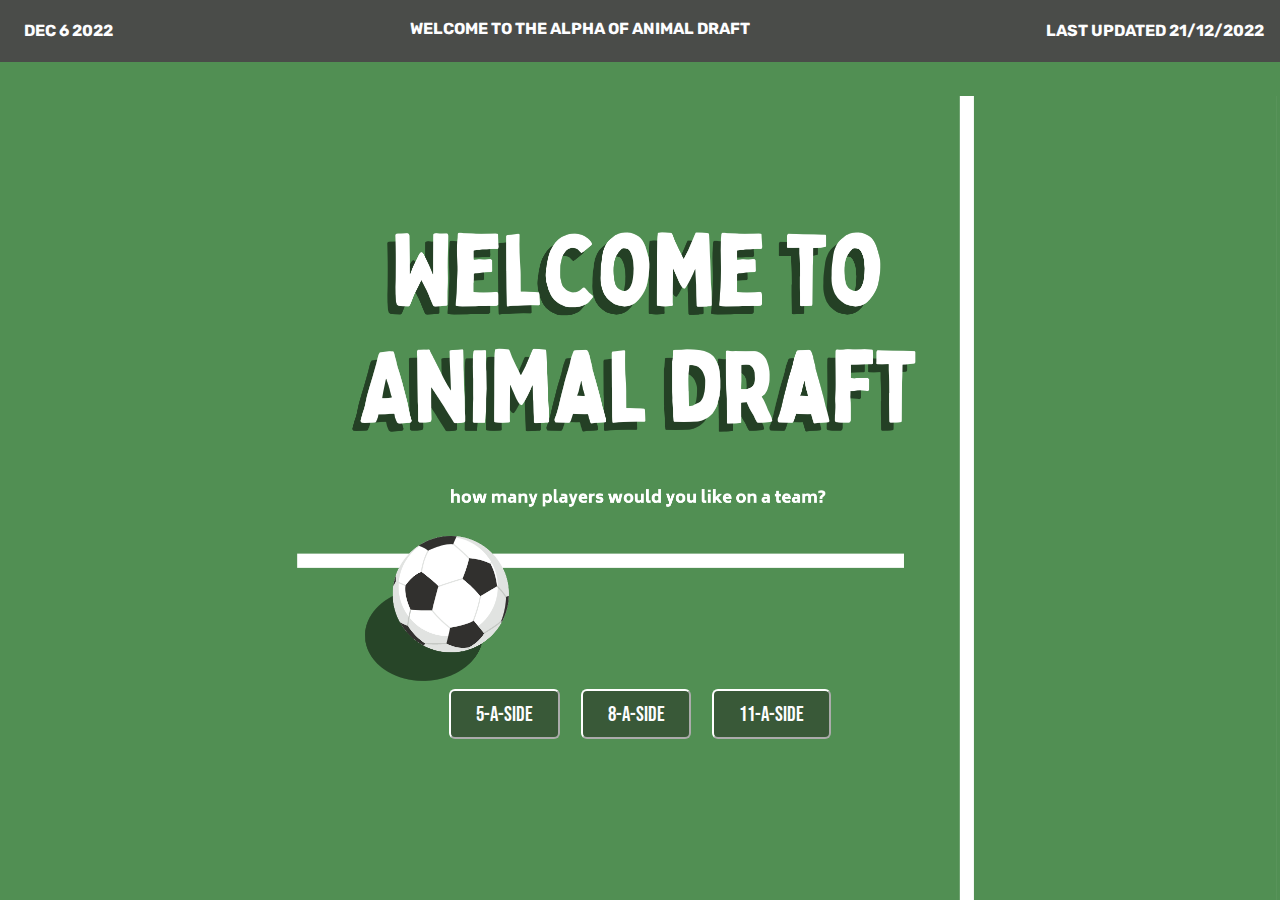
<file: index.html>
<!DOCTYPE html>
<html lang="en">
<head>
    <meta charset="UTF-8">
    <meta http-equiv="X-UA-Compatible" content="IE=edge">
    <meta name="viewport" content="width=device-width, initial-scale=1.0">
    <link rel="stylesheet" href="styles.css">
    <link rel="preconnect" href="https://fonts.googleapis.com"><link rel="preconnect" href="https://fonts.gstatic.com" crossorigin><link href="https://fonts.googleapis.com/css2?family=Bebas+Neue&family=Bellefair&family=Rubik:ital,wght@0,300;0,400;0,500;0,600;0,700;0,800;0,900;1,300;1,400;1,500;1,600;1,700;1,800;1,900&display=swap" rel="stylesheet">
    <link rel="stylesheet" href="https://cdnjs.cloudflare.com/ajax/libs/font-awesome/4.7.0/css/font-awesome.min.css">
    <script src="https://code.jquery.com/jquery-1.10.2.js"></script>
    <script src="script.js"></script>
    <title>Animal Draft</title>
</head>
<body>
    <div class="content">
        <div id="header"></div>
        <div id="title">
            <h2>Dec 6 2022</h2>
            <h1>Welcome to the alpha of Animal Draft</h1>
            <h2>Last Updated 21/12/2022&nbsp;&nbsp;&nbsp;&nbsp;&nbsp;&nbsp;&nbsp;&nbsp;</h2>
        </div>
        <div class="main centercenter" id="index-main">
            <div class="index-intro">
            </div>
            <div class="navigation-options">
                <a href="5-aside.html"><button>5-a-Side</button></a>
                <a href="8-aside.html"><button>8-a-Side</button></a>
                <a href="11-aside.html"><button>11-a-Side</button></a>
            </div>
        </div>
    </div>
</body>
</html>
</file>
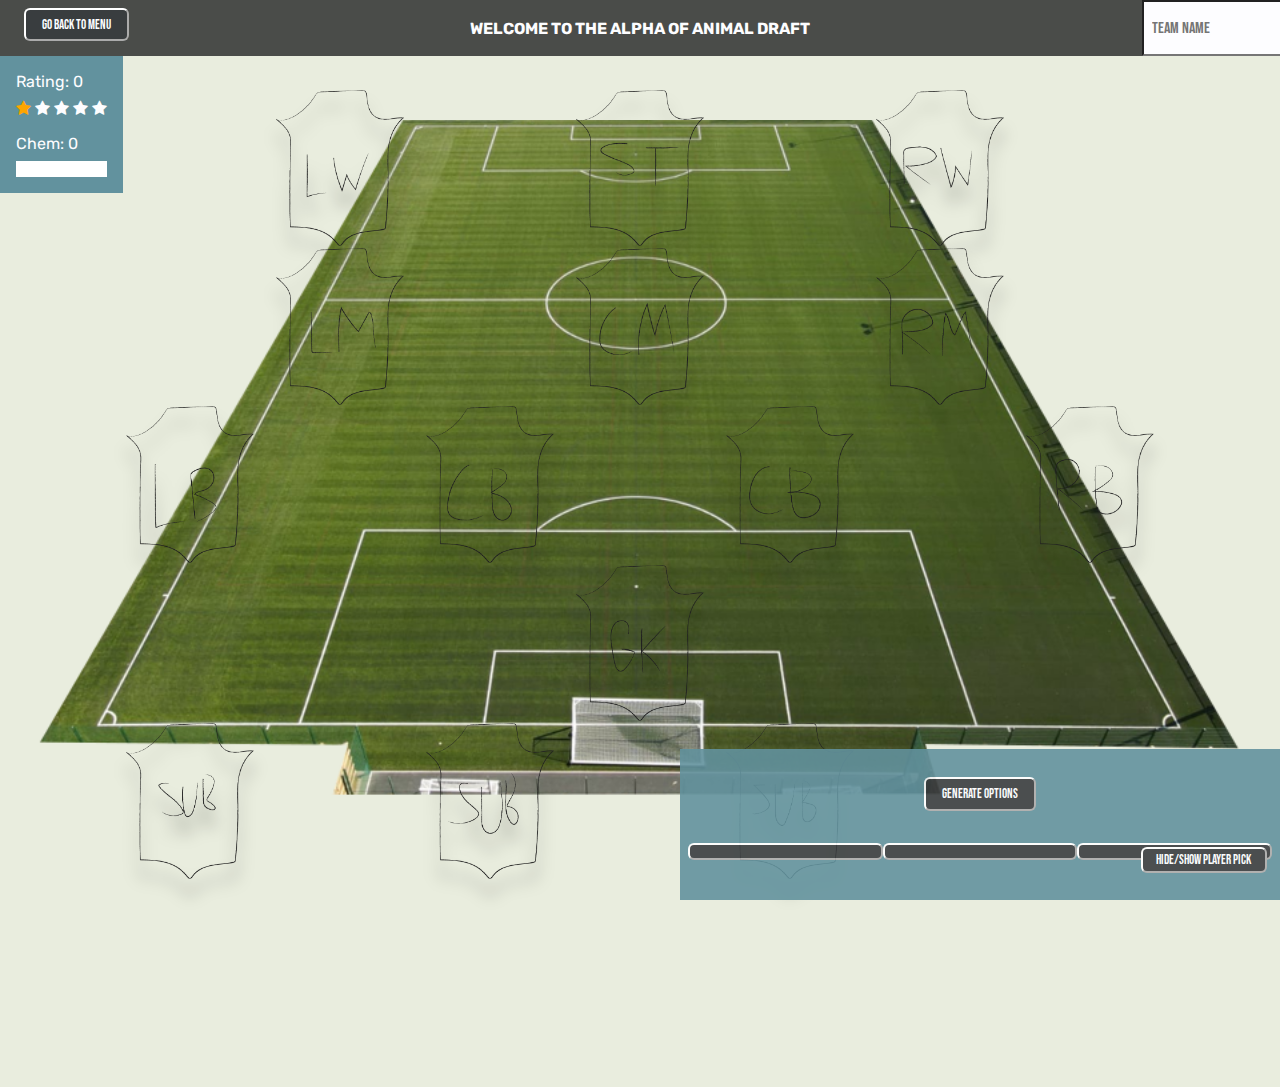
<file: 11-aside.html>
<!DOCTYPE html>
<html lang="en">
<head>
    <meta charset="UTF-8">
    <meta http-equiv="X-UA-Compatible" content="IE=edge">
    <meta name="viewport" content="width=device-width, initial-scale=1.0">
    <link rel="stylesheet" href="styles.css">
    <link rel="preconnect" href="https://fonts.googleapis.com"><link rel="preconnect" href="https://fonts.gstatic.com" crossorigin><link href="https://fonts.googleapis.com/css2?family=Bebas+Neue&family=Bellefair&family=Rubik:ital,wght@0,300;0,400;0,500;0,600;0,700;0,800;0,900;1,300;1,400;1,500;1,600;1,700;1,800;1,900&display=swap" rel="stylesheet">
    <link rel="stylesheet" href="https://cdnjs.cloudflare.com/ajax/libs/font-awesome/4.7.0/css/font-awesome.min.css">
    <script src="https://code.jquery.com/jquery-1.10.2.js"></script>
    <script src="script.js"></script>
    <title>Drafto</title>
</head>
<body>
    <div id="content">
        <div id="header"></div>
        <div id="main">
            <div id="title">
                <a href="index.html"><button>Go back to Menu</button></a>
                <h1>Welcome to the alpha of Animal Draft</h1>
                <input type="text" placeholder="TEAM NAME">
            </div>
            <div id="stats">
                <div class="stats-row">
                    <p>Rating:&nbsp;</p>
                    <p id="rating-score">0</p>
                </div>
                <div id="rating-stars">
                    <span id="star1" class="fa fa-star checked"></span>
                    <span id="star2" class="fa fa-star"></span>
                    <span id="star3" class="fa fa-star"></span>
                    <span id="star4" class="fa fa-star"></span>
                    <span id="star5" class="fa fa-star"></span>
                </div>
                <div class="stats-row" id="chem">
                    <p>Chem:&nbsp;</p>
                    <p id="chem-score">0</p>
                </div>
                <div class="rating-chem-bar">
                    <div class="bar">
                        <div class="bar-filled" id="bar-1">

                        </div>
                    </div>
                </div>
            </div>
            <div id="selection" class="">
                <div class="select-main" id="generate">
                    <button id="generate-btn" onClick="pickthree(1)">GENERATE OPTIONS</button>
                </div>
                <div class="select-main" id="options" class="hidden">
                    <button onclick="chosen(0)" class="option" id="option1"></button>
                    <button onclick="chosen(1)" class="option" id="option2"></button>
                    <button onclick="chosen(2)" class="option" id="option3"></button>
                </div>
                <div id="selection-toggle">
                    <button onclick="hide()" id="hide-select">HIDE/SHOW PLAYER PICK</button>
                </div>
            </div>
            <div class="pitch" id="eleven-aside-pitch">
                <div class="players" id="eleven-aside-players">
                    <img onclick="swapPlayers(14)"src="img/1x/LW-defaultcard.png" alt="LW" id="player-14">
                    <img onclick="swapPlayers(13)" src="img/1x/ST-defaultcard.png" alt="ST" id="player-13">
                    <img onclick="swapPlayers(12)" src="img/1x/RW-defaultcard.png" alt="RW" id="player-12">
                    <img onclick="swapPlayers(11)" src="img/1x/LM-defaultcard.png" alt="LM" id="player-11">
                    <img onclick="swapPlayers(10)" src="img/1x/CM-defaultcard.png" alt="CM" id="player-10">
                    <img onclick="swapPlayers(9)" src="img/1x/RM-defaultcard.png" alt="RM" id="player-9">
                    <img onclick="swapPlayers(8)" src="img/1x/LB-defaultcard.png" alt="LB" id="player-8">
                    <img onclick="swapPlayers(7)" src="img/1x/CB1-defaultcard.png" alt="CB" id="player-7">
                    <img onclick="swapPlayers(6)" src="img/1x/CB2-defaultcard.png" alt="CB" id="player-6">
                    <img onclick="swapPlayers(5)" src="img/1x/RB-defaultcard.png" alt="RB" id="player-5">
                    <img onclick="swapPlayers(4)" src="img/1x/GK-defaultcard.png" alt="GK" id="player-4">
                    <img onclick="swapPlayers(3)" src="img/1x/SUB1-defaultcard.png" alt="SUB" id="player-3">
                    <img onclick="swapPlayers(2)" src="img/1x/SUB2-defaultcard.png" alt="SUB" id="player-2">
                    <img onclick="swapPlayers(1)" src="img/1x/SUB3-defaultcard.png" alt="SUB" id="player-1">
                </div>
            </div>
            <div id="summary-backdrop" class="closed">
                <div id="summary">
                    <div id="summary-header">
                        <h2>Draft Summary</h2>
                    </div>
                    <div id="summary-body">
                        <div id="top-players">
                            <h2>TOP PLAYERS</h2>
                            <div id="top-players-sbs">
                                <div class="top-player-slot">
                                    <h3>FWD</h3>
                                    <img id="starFWD" src="img/1x/player0.png" alt="Top Rated FWD">
                                </div>
                                <div class="top-player-slot">
                                    <h3>MID</h3>
                                    <img id="starMID" src="img/1x/player18.png" alt="Top Rated MID">
                                </div>
                                <div class="top-player-slot">
                                    <h3>DEF/GK</h3>
                                    <img id="starDEFGK" src="img/1x/player23.png" alt="Top Rated DEF/GK">
                                </div>
                            </div>
                        </div>
                        <div id="summary-numbers">
                            <div id="team-rating">
                                <div id="summary-stats">
                                    <div class="stats-row">
                                        <p>Rating:&nbsp;</p>
                                        <p id="summary-rating-score">0</p>
                                    </div>
                                    <div id="summary-rating-stars">
                                        <span id="sstar1" class="fa fa-star checked"></span>
                                        <span id="sstar2" class="fa fa-star"></span>
                                        <span id="sstar3" class="fa fa-star"></span>
                                        <span id="sstar4" class="fa fa-star"></span>
                                        <span id="sstar5" class="fa fa-star"></span>
                                    </div>
                                    <div class="stats-row" id="chem">
                                        <p>Chem:&nbsp;</p>
                                        <p id="summary-chem-score">100</p>
                                    </div>
                                    <div class="summary-rating-chem-bar">
                                        <div class="bar">
                                            <div class="summary-bar-filled" id="bar-2"></div>
                                        </div>
                                    </div>
                                    <div id="summary-score">
                                        <p>Total Score:&nbsp;</p>
                                        <h2 id="summary-score-val">0/200</h2>
                                    </div>
                                </div>
                            </div>
                            <div id="transfer-budget">
                                <p>Transfer budget:&nbsp;</p>
                                <p id="transfer-budget-val">$0.00</p>
                            </div>
                            <button onclick="closeSummary()">Close</button>
                        </div>
                    </div>
                </div>
            </div>
        </div>
    </div>
</body>
</html>
</file>
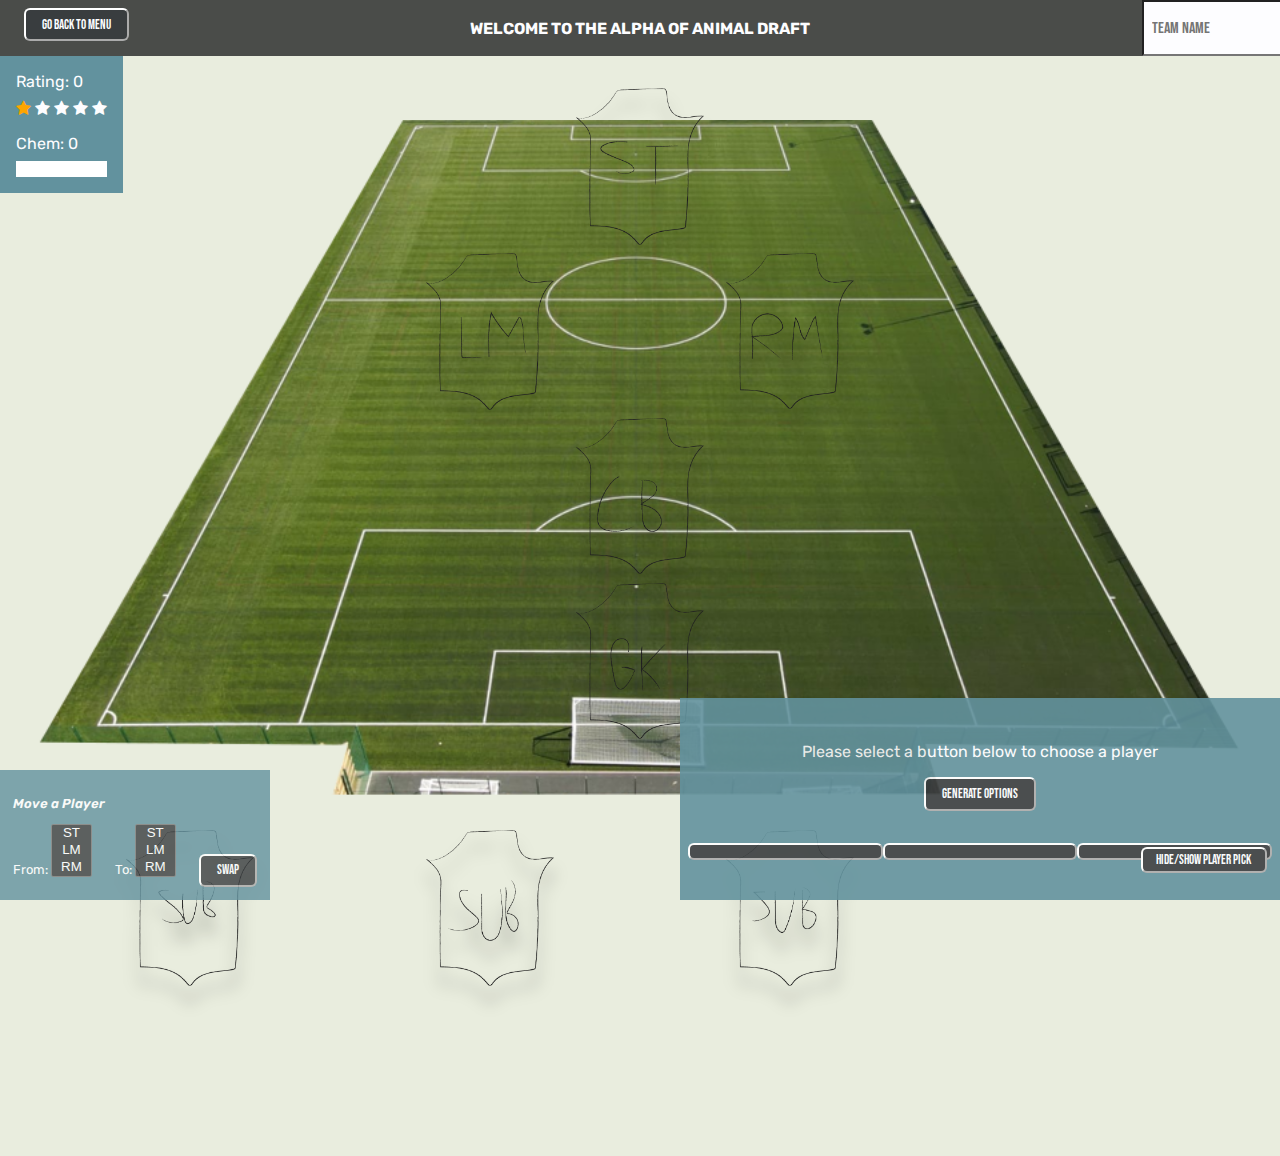
<file: 5-aside.html>
<!DOCTYPE html>
<html lang="en">
<head>
    <meta charset="UTF-8">
    <meta http-equiv="X-UA-Compatible" content="IE=edge">
    <meta name="viewport" content="width=device-width, initial-scale=1.0">
    <link rel="stylesheet" href="styles.css">
    <link rel="preconnect" href="https://fonts.googleapis.com"><link rel="preconnect" href="https://fonts.gstatic.com" crossorigin><link href="https://fonts.googleapis.com/css2?family=Bebas+Neue&family=Bellefair&family=Rubik:ital,wght@0,300;0,400;0,500;0,600;0,700;0,800;0,900;1,300;1,400;1,500;1,600;1,700;1,800;1,900&display=swap" rel="stylesheet">
    <link rel="stylesheet" href="https://cdnjs.cloudflare.com/ajax/libs/font-awesome/4.7.0/css/font-awesome.min.css">
    <script src="https://code.jquery.com/jquery-1.10.2.js"></script>
    <script src="5-scripts.js"></script>
    <title>Drafto</title>
</head>
<body>
    <div id="content">
        <div id="header"></div>
        <div id="main">
            <div id="title">
                <a href="index.html"><button>Go back to Menu</button></a>
                <h1>Welcome to the alpha of Animal Draft</h1>
                <input type="text" placeholder="TEAM NAME">
            </div>
            <div id="stats">
                <div class="stats-row">
                    <p>Rating:&nbsp;</p>
                    <p id="rating-score">0</p>
                </div>
                <div id="rating-stars">
                    <span id="star1" class="fa fa-star checked"></span>
                    <span id="star2" class="fa fa-star"></span>
                    <span id="star3" class="fa fa-star"></span>
                    <span id="star4" class="fa fa-star"></span>
                    <span id="star5" class="fa fa-star"></span>
                </div>
                <div class="stats-row" id="chem">
                    <p>Chem:&nbsp;</p>
                    <p id="chem-score">0</p>
                </div>
                <div class="rating-chem-bar">
                    <div class="bar">
                        <div class="bar-filled" id="bar-1">
                        </div>
                    </div>
                </div>
            </div>
            <div id="selection" class="">
                <p class="select-main">Please select a button below to choose a player</p>
                <div class="select-main" id="generate">
                    <button id="generate-btn" onClick="pickthree(1)">GENERATE OPTIONS</button>
                </div>
                <div class="select-main" id="options" class="hidden">
                    <button onclick="chosen(0)" class="option" id="option1"></button>
                    <button onclick="chosen(1)" class="option" id="option2"></button>
                    <button onclick="chosen(2)" class="option" id="option3"></button>
                </div>
                <div id="selection-toggle">
                    <button onclick="hide()" id="hide-select">HIDE/SHOW PLAYER PICK</button>
                </div>
            </div>
            <div class="pitch" id="five-aside-pitch">
                <div class="players" id="five-aside-players">
                    <img src="img/1x/ST-defaultcard.png" alt="ST" id="player-8">
                    <img src="img/1x/LM-defaultcard.png" alt="LM" id="player-7">
                    <img src="img/1x/RM-defaultcard.png" alt="RM" id="player-6">
                    <img src="img/1x/CB1-defaultcard.png" alt="CB" id="player-5">
                    <img src="img/1x/GK-defaultcard.png" alt="GK" id="player-4">
                    <img src="img/1x/SUB1-defaultcard.png" alt="SUB" id="player-3">
                    <img src="img/1x/SUB2-defaultcard.png" alt="SUB" id="player-2">
                    <img src="img/1x/SUB3-defaultcard.png" alt="SUB" id="player-1">
                </div>
            </div>
            <div id="posswaps">
                <form id="posswaps-form" onsubmit="return false">
                    <p id="postitle">Move a Player</p>
                    <label for="FROM">From:</label>
                    <select id="from-pos" name="FROM" size="3">
                        <option value="8">ST</option>
                        <option value="7">LM</option>
                        <option value="6">RM</option>
                        <option value="5">CB</option>
                        <option value="4">GK</option>
                        <option value="3">SUB1</option>
                        <option value="2">SUB2</option>
                        <option value="1">SUB3</option>
                    </select>
                    <label for="TO">To:</label>
                    <select id="to-pos" name="TO" size="3">
                        <option value="8">ST</option>
                        <option value="7">LM</option>
                        <option value="6">RM</option>
                        <option value="5">CB</option>
                        <option value="4">GK</option>
                        <option value="3">SUB1</option>
                        <option value="2">SUB2</option>
                        <option value="1">SUB3</option>
                    </select>
                    <button onclick="posSwap()">SWAP</button>
                </form>
            </div>
            <div id="summary-backdrop" class="closed">
                <div id="summary">
                    <div id="summary-header">
                        <h2>Draft Summary</h2>
                    </div>
                    <div id="summary-body">
                        <div id="top-players">
                            <h2>TOP PLAYERS</h2>
                            <div id="top-players-sbs">
                                <div class="top-player-slot">
                                    <h3>FWD</h3>
                                    <img id="starFWD" src="img/1x/player0.png" alt="Top Rated FWD">
                                </div>
                                <div class="top-player-slot">
                                    <h3>MID</h3>
                                    <img id="starMID" src="img/1x/player18.png" alt="Top Rated MID">
                                </div>
                                <div class="top-player-slot">
                                    <h3>DEF/GK</h3>
                                    <img id="starDEFGK" src="img/1x/player23.png" alt="Top Rated DEF/GK">
                                </div>
                            </div>
                        </div>
                        <div id="summary-numbers">
                            <div id="team-rating">
                                <div id="summary-stats">
                                    <div class="stats-row">
                                        <p>Rating:&nbsp;</p>
                                        <p id="summary-rating-score">0</p>
                                    </div>
                                    <div id="summary-rating-stars">
                                        <span id="sstar1" class="fa fa-star checked"></span>
                                        <span id="sstar2" class="fa fa-star"></span>
                                        <span id="sstar3" class="fa fa-star"></span>
                                        <span id="sstar4" class="fa fa-star"></span>
                                        <span id="sstar5" class="fa fa-star"></span>
                                    </div>
                                    <div class="stats-row" id="chem">
                                        <p>Chem:&nbsp;</p>
                                        <p id="summary-chem-score">100</p>
                                    </div>
                                    <div class="summary-rating-chem-bar">
                                        <div class="bar">
                                            <div class="summary-bar-filled" id="bar-2"></div>
                                        </div>
                                    </div>
                                    <div id="summary-score">
                                        <p>Total Score:&nbsp;</p>
                                        <h2 id="summary-score-val">0/200</h2>
                                    </div>
                                </div>
                            </div>
                            <div id="transfer-budget">
                                <p>Transfer budget:&nbsp;</p>
                                <p id="transfer-budget-val">$0.00</p>
                            </div>
                            <button onclick="closeSummary()">Close</button>
                        </div>
                    </div>
                </div>
            </div>
        </div>
    </div>
</body>
</html>
</file>
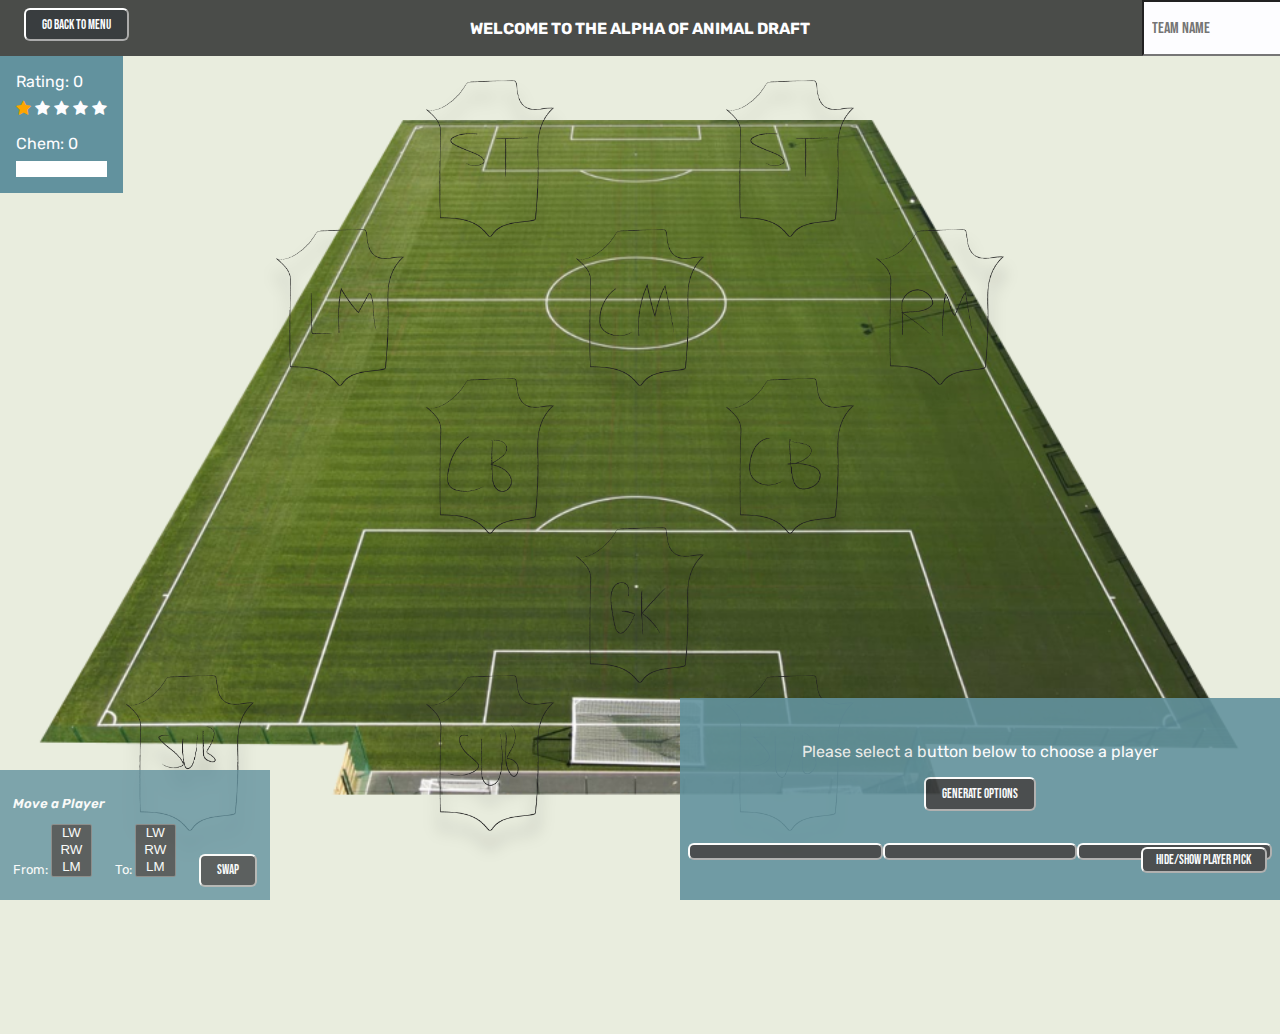
<file: 8-aside.html>
<!DOCTYPE html>
<html lang="en">
<head>
    <meta charset="UTF-8">
    <meta http-equiv="X-UA-Compatible" content="IE=edge">
    <meta name="viewport" content="width=device-width, initial-scale=1.0">
    <link rel="stylesheet" href="styles.css">
    <link rel="preconnect" href="https://fonts.googleapis.com"><link rel="preconnect" href="https://fonts.gstatic.com" crossorigin><link href="https://fonts.googleapis.com/css2?family=Bebas+Neue&family=Bellefair&family=Rubik:ital,wght@0,300;0,400;0,500;0,600;0,700;0,800;0,900;1,300;1,400;1,500;1,600;1,700;1,800;1,900&display=swap" rel="stylesheet">
    <link rel="stylesheet" href="https://cdnjs.cloudflare.com/ajax/libs/font-awesome/4.7.0/css/font-awesome.min.css">
    <script src="https://code.jquery.com/jquery-1.10.2.js"></script>
    <script src="8-scripts.js"></script>
    <title>Drafto</title>
</head>
<body>
    <div id="content">
        <div id="header"></div>
        <div id="main">
            <div id="title">
                <a href="index.html"><button>Go back to Menu</button></a>
                <h1>Welcome to the alpha of Animal Draft</h1>
                <input type="text" placeholder="TEAM NAME">
            </div>
            <div id="stats">
                <div class="stats-row">
                    <p>Rating:&nbsp;</p>
                    <p id="rating-score">0</p>
                </div>
                <div id="rating-stars">
                    <span id="star1" class="fa fa-star checked"></span>
                    <span id="star2" class="fa fa-star"></span>
                    <span id="star3" class="fa fa-star"></span>
                    <span id="star4" class="fa fa-star"></span>
                    <span id="star5" class="fa fa-star"></span>
                </div>
                <div class="stats-row" id="chem">
                    <p>Chem:&nbsp;</p>
                    <p id="chem-score">0</p>
                </div>
                <div class="rating-chem-bar">
                    <div class="bar">
                        <div class="bar-filled" id="bar-1">

                        </div>
                    </div>
                </div>
            </div>
            <div id="selection" class="">
                <p class="select-main">Please select a button below to choose a player</p>
                <div class="select-main" id="generate">
                    <button id="generate-btn" onClick="pickthree(1)">GENERATE OPTIONS</button>
                </div>
                <div class="select-main" id="options" class="hidden">
                    <button onclick="chosen(0)" class="option" id="option1"></button>
                    <button onclick="chosen(1)" class="option" id="option2"></button>
                    <button onclick="chosen(2)" class="option" id="option3"></button>
                </div>
                <div id="selection-toggle">
                    <button onclick="hide()" id="hide-select">HIDE/SHOW PLAYER PICK</button>
                </div>
            </div>
            <div class="pitch" id="eight-aside-pitch">
                <div class="players" id="eight-aside-players">
                    <img src="img/1x/ST-defaultcard.png" alt="LW" id="player-11">
                    <img src="img/1x/ST-defaultcard.png" alt="RW" id="player-10">
                    <img src="img/1x/LM-defaultcard.png" alt="LM" id="player-9">
                    <img src="img/1x/CM-defaultcard.png" alt="CM" id="player-8">
                    <img src="img/1x/RM-defaultcard.png" alt="RM" id="player-7">
                    <img src="img/1x/CB1-defaultcard.png" alt="LB" id="player-6">
                    <img src="img/1x/CB2-defaultcard.png" alt="RB" id="player-5">
                    <img src="img/1x/GK-defaultcard.png" alt="GK" id="player-4">
                    <img src="img/1x/SUB1-defaultcard.png" alt="SUB" id="player-3">
                    <img src="img/1x/SUB2-defaultcard.png" alt="SUB" id="player-2">
                    <img src="img/1x/SUB3-defaultcard.png" alt="SUB" id="player-1">
                </div>
            </div>
            <div id="posswaps">
                <form id="posswaps-form" onsubmit="return false">
                    <p id="postitle">Move a Player</p>
                    <label for="FROM">From:</label>
                    <select id="from-pos" name="FROM" size="3">
                        <option value="11">LW</option>
                        <option value="10">RW</option>
                        <option value="9">LM</option>
                        <option value="8">CM</option>
                        <option value="7">RM</option>
                        <option value="6">LB</option>
                        <option value="5">RB</option>
                        <option value="4">GK</option>
                        <option value="3">SUB1</option>
                        <option value="2">SUB2</option>
                        <option value="1">SUB3</option>
                    </select>
                    <label for="TO">To:</label>
                    <select id="to-pos" name="TO" size="3">
                        <option value="11">LW</option>
                        <option value="10">RW</option>
                        <option value="9">LM</option>
                        <option value="8">CM</option>
                        <option value="7">RM</option>
                        <option value="6">LB</option>
                        <option value="5">RB</option>
                        <option value="4">GK</option>
                        <option value="3">SUB1</option>
                        <option value="2">SUB2</option>
                        <option value="1">SUB3</option>
                    </select>
                    <button onclick="posSwap()">SWAP</button>
                </form>
            </div>
            <div id="summary-backdrop" class="closed">
                <div id="summary">
                    <div id="summary-header">
                        <h2>Draft Summary</h2>
                    </div>
                    <div id="summary-body">
                        <div id="top-players">
                            <h2>TOP PLAYERS</h2>
                            <div id="top-players-sbs">
                                <div class="top-player-slot">
                                    <h3>FWD</h3>
                                    <img id="starFWD" src="img/1x/player0.png" alt="Top Rated FWD">
                                </div>
                                <div class="top-player-slot">
                                    <h3>MID</h3>
                                    <img id="starMID" src="img/1x/player18.png" alt="Top Rated MID">
                                </div>
                                <div class="top-player-slot">
                                    <h3>DEF/GK</h3>
                                    <img id="starDEFGK" src="img/1x/player23.png" alt="Top Rated DEF/GK">
                                </div>
                            </div>
                        </div>
                        <div id="summary-numbers">
                            <div id="team-rating">
                                <div id="summary-stats">
                                    <div class="stats-row">
                                        <p>Rating:&nbsp;</p>
                                        <p id="summary-rating-score">0</p>
                                    </div>
                                    <div id="summary-rating-stars">
                                        <span id="sstar1" class="fa fa-star checked"></span>
                                        <span id="sstar2" class="fa fa-star"></span>
                                        <span id="sstar3" class="fa fa-star"></span>
                                        <span id="sstar4" class="fa fa-star"></span>
                                        <span id="sstar5" class="fa fa-star"></span>
                                    </div>
                                    <div class="stats-row" id="chem">
                                        <p>Chem:&nbsp;</p>
                                        <p id="summary-chem-score">100</p>
                                    </div>
                                    <div class="summary-rating-chem-bar">
                                        <div class="bar">
                                            <div class="summary-bar-filled" id="bar-2"></div>
                                        </div>
                                    </div>
                                    <div id="summary-score">
                                        <p>Total Score:&nbsp;</p>
                                        <h2 id="summary-score-val">0/200</h2>
                                    </div>
                                </div>
                            </div>
                            <div id="transfer-budget">
                                <p>Transfer budget:&nbsp;</p>
                                <p id="transfer-budget-val">$0.00</p>
                            </div>
                            <button onclick="closeSummary()">Close</button>
                        </div>
                    </div>
                </div>
            </div>
        </div>
    </div>
</body>
</html>
</file>
<file: styles.css>
:root {
   --light: #FDFDFF;
    --medlight: rgb(218, 252, 251);
    --dark: #393D3F;
    --grey: #4a4c49;
    --altdark: #62929E;
    --altlight: #99cbb2;
    --titlebackdrop: #518f53;
    color: #393d3f;
}

body {
    color: var(--light);
    background-color: #e9edde;
    font-family: 'Bebas Neue', cursive;
    font-family: 'Bellefair', serif;
    font-family: 'Rubik', sans-serif;
    margin: 0;
}

input {
    background-color: var(--light);
    color: var(--altdark);
    font-family: 'Bebas Neue', cursive;
}

h1, h2, input {
    text-transform: uppercase;
    font-size: medium;
}

h3 {
    font-size: small;
}

input {
    font-size: medium;
}

button {
    background-color: var(--dark);
    color: var(--light);
    font-family: 'Bebas Neue', cursive;
    border-radius: 6px;
    border-color: white;
    padding: 0.5em 1.2em;
}

.closediv {
    visibility: collapse;
}

.closed {
    visibility: hidden;
}

.shrink {
    max-height: 0;
    background-color: transparent;
}

.hidden {
    pointer-events: none;
}

.hidden > button {
    background-color: var(--dark);
    opacity: 0.1;
}

.centercenter {
    display: flex;
    justify-content: center;
    align-items: center;
    text-align: center;
    min-height: 100vh;
}

#title {
    position: fixed;
    display: flex;
    justify-content: space-between;
    align-content: center;
    background-color: var(--grey);
    width: 100vw;
    padding: 0 1em;
    top: 0;
    margin: 0;
}

#title > * {
    padding: 0.5em;
}

.index-intro {
    margin-top: 5em;
    color: var(--dark);
}

#index-main {
    display: flex;
    flex-direction: column;
    background-image: url(img/3x/indexcover.png);
    background-size: contain;
    background-position: center;
    background-position-y: 6em;
    background-repeat: no-repeat;
    background-color: var(--titlebackdrop);
}

.navigation-options {
    position: relative;
    bottom: -14em;
}

.navigation-options button {
    font-size: 1.3em;
    margin: 0.39em;
    background-color: #30452eba;
    color: var(--light)
}

.navigation-options button:active {
    font-size: 1.3em;
    margin: 0.39em;
    background-color: var(--light);
    color: var(--altdark)
}

#selection {
    display: flex;
    flex-direction: column;
    justify-content: center;
    align-items: center;
    position: fixed;
    right: 0;
    bottom: 0;
    padding: 0.5em;
    padding-top: 1.8em;
    background-color: var(--altdark);
    opacity: 90%;
    z-index: 2;
}

#options {
    margin: 2em;
    display: grid;
    grid-template-columns: repeat(3, auto);
    width: 100%;
}

#options button {
    -webkit-transition: opacity 1s ease-in-out;
    -moz-transition: opacity 1s ease-in-out;
    -o-transition: opacity 1s ease-in-out;
    transition: opacity 1s ease-in-out;
    min-width: 100%;
    width: 13em;
}

#options img {
    -webkit-transition: opacity 1s ease-in-out;
    -moz-transition: opacity 1s ease-in-out;
    -o-transition: opacity 1s ease-in-out;
    transition: opacity 1s ease-in-out;
}

#selection img {
    max-width: 12.5em;
}

#selection-toggle > button {
    padding: 0.25em 1em;
    position: fixed;
    bottom: 2em;
    right: 1em;
}

#stats {
    background-color: var(--altdark);
    display: flex;
    flex-direction: column;
    position: fixed;
    top: 3.5em;
    left: 0;
    padding: 1em;
}

.stats-row {
    display: flex;
    flex-direction: row;
    flex-wrap: nowrap;
}

#stats p {
    margin: 0;
}

#stats #rating-stars {
    padding-top: 0.5em;
}

.checked {
    color: orange;
}

#stats > #chem {
    padding-top: 1em;
}

.bar {
    width: 100%;
    height: 1em;
    margin-top: 0.5em;
    background-color: white;
}

.bar-filled {
    background-color: orange;
    height: 1em;
    transition: all 1s ease-in-out;
}

.summary-bar-filled {
    background-color: orange;
    height: 1em;
}

#bar-1 {
    width: 0%;
}

.pitch {
    position: relative;
    top: -8em; 
    background-image: url(img/3x/footballpitchv4.png);
    background-size: contain;
    background-position: top;
    background-position-y: 8em;
    background-repeat: no-repeat;
    z-index: -1;
}

.players {
    display: grid;
    max-width: 75em;
    padding-top: 6em;
    margin: 7.5em auto 0 auto;
    grid-template-columns: 1fr 1fr 1fr 1fr;
    grid-template-rows: 0.5fr 1fr 1fr 0.9fr 1.5fr;
}

.players > img {
    margin: auto;
    max-width: 8em;
    margin-top: -0.5em;
    filter: drop-shadow(0rem 1rem 0.5rem #000000);
}

#eleven-aside-players > img {
    margin-top: 0.1em;
}

#five-aside-players {
    grid-template-rows: 1fr 1fr 1fr 1.5fr 1.2fr;
}

#five-aside-players > img {
    padding: 0.5em;
}

#eleven-aside-players > #player-14 {
    grid-row: 1;
    grid-column: 1 / span 2;
}

#eleven-aside-players > #player-13 {
    grid-row: 1;
    grid-column: 2 / span 2;
}

#eleven-aside-players > #player-12 {
    grid-row: 1;
    grid-column: 3 / span 2;
}

#eleven-aside-players > #player-11 {
    grid-row: 2;
    grid-column: 1 / span 2;
}

#eleven-aside-players > #player-10 {
    grid-row: 2;
    grid-column: 2 / span 2;
}

#eleven-aside-players > #player-9 {
    grid-row: 2;
    grid-column: 3 / span 2;
}

#eleven-aside-players > #player-8 {
    grid-row: 3;
    grid-column: 1;
}

#eleven-aside-players > #player-7 {
    grid-row: 3;
    grid-column: 2;
}

#eleven-aside-players > #player-6 {
    grid-row: 3;
    grid-column: 3;
}

#eleven-aside-players > #player-5 {
    grid-row: 3;
    grid-column: 4;
}

#eleven-aside-players > #player-4 {
    grid-row: 4;
    grid-column: 2 / span 2;
}

#eleven-aside-players > #player-3 {
    grid-row: 5;
    grid-column: 1;
}

#eleven-aside-players > #player-2 {
    grid-row: 5;
    grid-column: 2;
}

#eleven-aside-players > #player-1 {
    grid-row: 5;
    grid-column: 3;
}

#eight-aside-players > #player-11 {
    grid-row: 1;
    grid-column: 2;
}

#eight-aside-players > #player-10 {
    grid-row: 1;
    grid-column: 3;
}

#eight-aside-players > #player-9 {
    grid-row: 2;
    grid-column: 1 / span 2;
}

#eight-aside-players > #player-8 {
    grid-row: 2;
    grid-column: 2 / span 2;
}

#eight-aside-players > #player-7 {
    grid-row: 2;
    grid-column: 3 / span 2;
}

#eight-aside-players > #player-6 {
    grid-row: 3;
    grid-column: 2;
}

#eight-aside-players > #player-5 {
    grid-row: 3;
    grid-column: 3;
}

#eight-aside-players > #player-4 {
    grid-row: 4;
    grid-column: 2 / span 2;
}

#eight-aside-players > #player-3 {
    grid-row: 5;
    grid-column: 1;
}

#eight-aside-players > #player-2 {
    grid-row: 5;
    grid-column: 2;
}

#eight-aside-players > #player-1 {
    grid-row: 5;
    grid-column: 3;
}

#five-aside-players > #player-8 {
    grid-row: 1;
    grid-column: 2 / span 2;
}

#five-aside-players > #player-7 {
    grid-row: 2;
    grid-column: 2;
}

#five-aside-players > #player-6 {
    grid-row: 2;
    grid-column: 3;
}

#five-aside-players > #player-5 {
    grid-row: 3;
    grid-column: 2 / span 2;
}

#five-aside-players > #player-4 {
    grid-row: 4;
    grid-column: 2 / span 2;
}

#five-aside-players > #player-3 {
    grid-row: 5;
    grid-column: 1;
}

#five-aside-players > #player-2 {
    grid-row: 5;
    grid-column: 2;
}

#five-aside-players > #player-1 {
    grid-row: 5;
    grid-column: 3;
}

#posswaps {
    position: fixed;
    bottom: 0;
    left: 0;
    background-color: var(--altdark);
    opacity: 80%;
    font-size: small;
    padding: 1em;
}

#postitle {
    font-style: italic;
    font-weight: 600;
}

select {
    margin-right: 1.5em;
    text-align: center;
    background-color: var(--dark);
    color: var(--light);
    font-weight: 500;
}

#summary-backdrop {
    position: fixed;
    top: 3.5em;
    width: 100vw;
    height: 100vh;
    background: rgba(0,0,0,0.5);
}

#summary {
    background-color: var(--titlebackdrop);
    width: 70vw;
    height: 60vh;
    position: fixed;
    top: 20vh;
    left: 15vw;
    display: grid;
    grid-template-rows: 1fr 9fr;
}

#summary-header {
    background-color: var(--dark);
    display: flex;
    justify-content: center;
}

#summary-body {
    display: grid;
    grid-template-columns: 70fr 30fr;
    width: 70vw;
}

#top-players {
    display: flex;
    flex-direction: column;
    align-items: center;
    padding-top: 2em;
    padding-left: 2em;
}

#summary-numbers {
    padding-top: 1em;
}

#top-players-sbs {
    display: flex;
    flex-direction: row;
    width: 100%;
}

.top-player-slot {
    display: flex;
    flex-direction: column;
    align-items: center;
}

#summary-stats {
    display: flex;
    flex-direction: column;
}

#summary-stats .bar {
    width: 45%;
}

.top-player-slot img {
    width: 14vw;
}

#summary-score {
    padding-top: 1em;
}

@media only screen and (max-width: 600px) {
    #title button,a,h1,input {
        font-size: 0.7em;
    }
    #title {
        z-index: 3;
    }
    #stats {
        font-size: 0.6em;
        margin-top: 2.3em;
    }
    .pitch {
        background-image: none;
        background-color: none;
        z-index: 0;
        padding-bottom: 4em;
    }
    .players > img {
        cursor: grab;
        margin: auto;
        max-width: 5.4em;
        filter: drop-shadow(0rem 1rem 0.5rem #000000);
    }
    #selection {
        position: fixed;
        bottom: 0;
        left: 0;
        width: 100vw;
        padding: 0;
    }
    #generate-btn {
        margin-top: 2em;
        font-size: 0.5em;
        width: 1.2em;
    }
    #selection button {
        width: 33vw;
        height: auto;
    }
    #selection img {
        width: 100%;
    }
}
</file>
